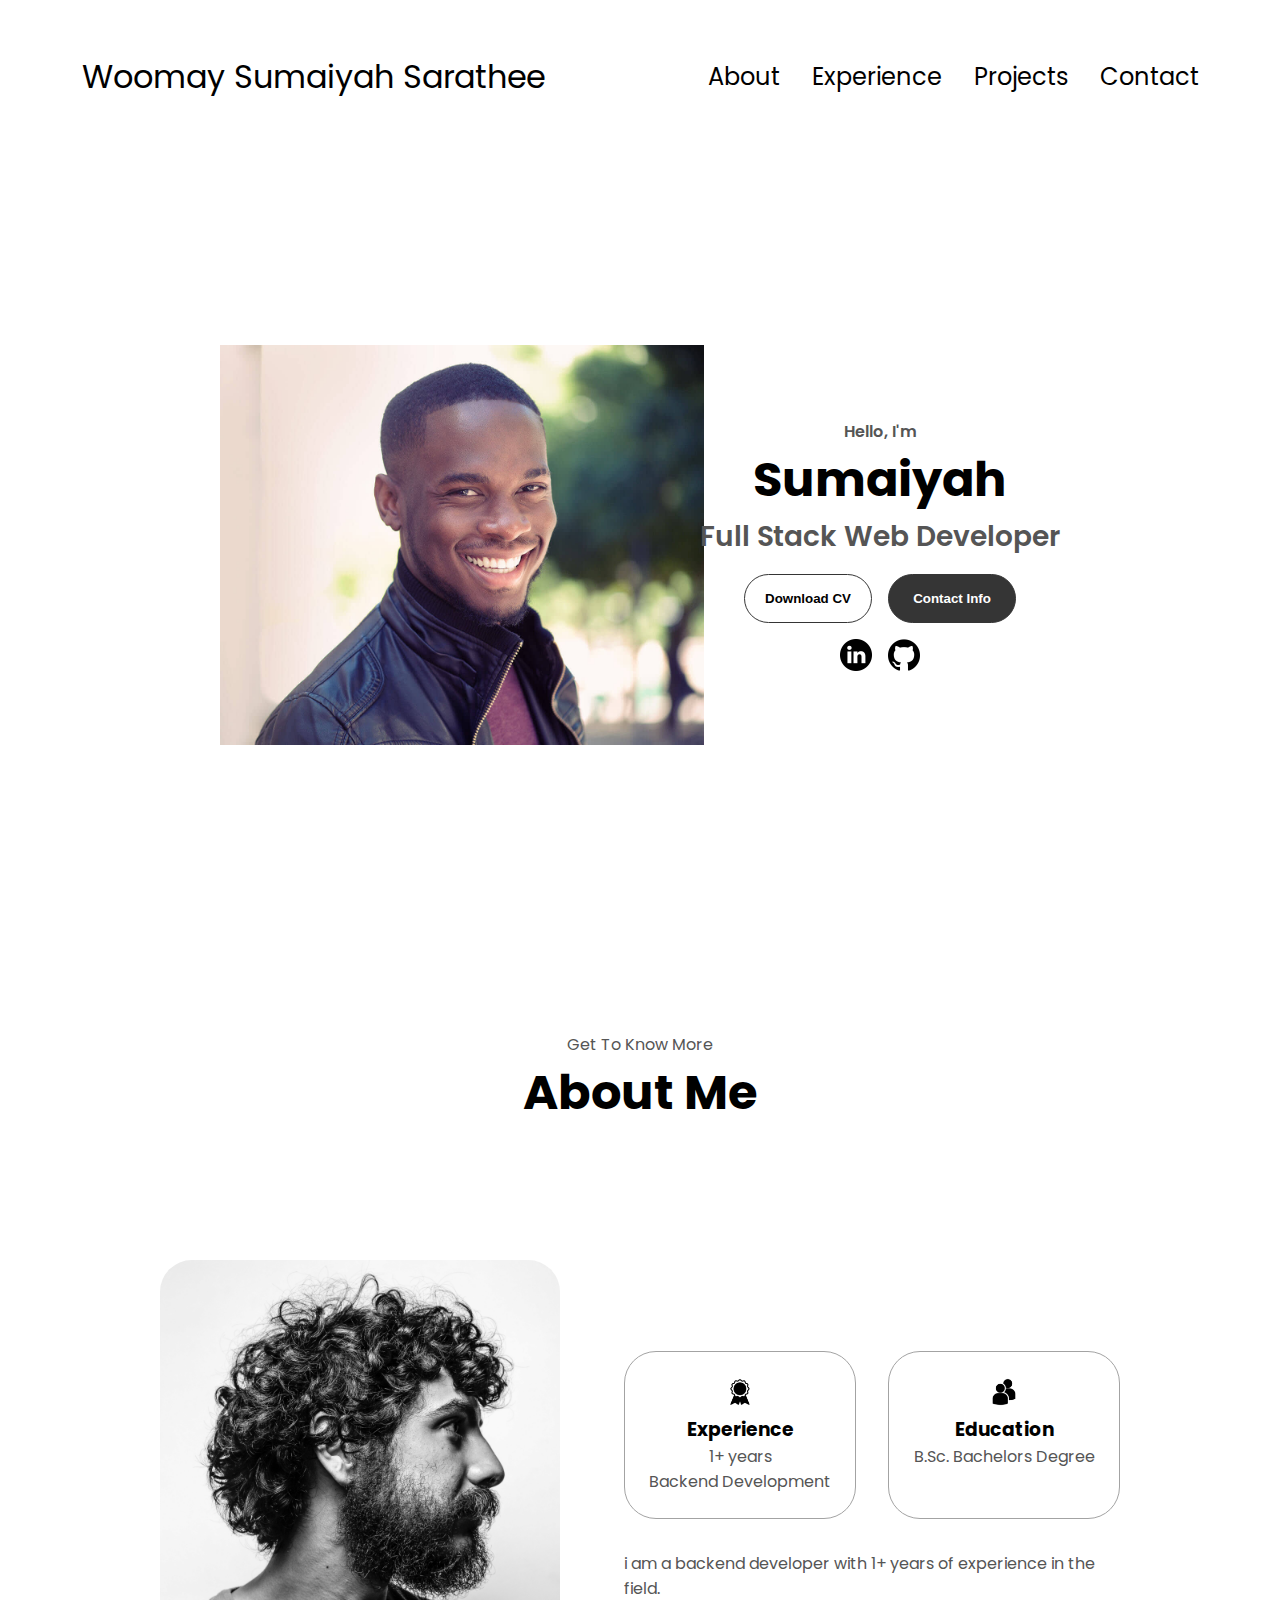
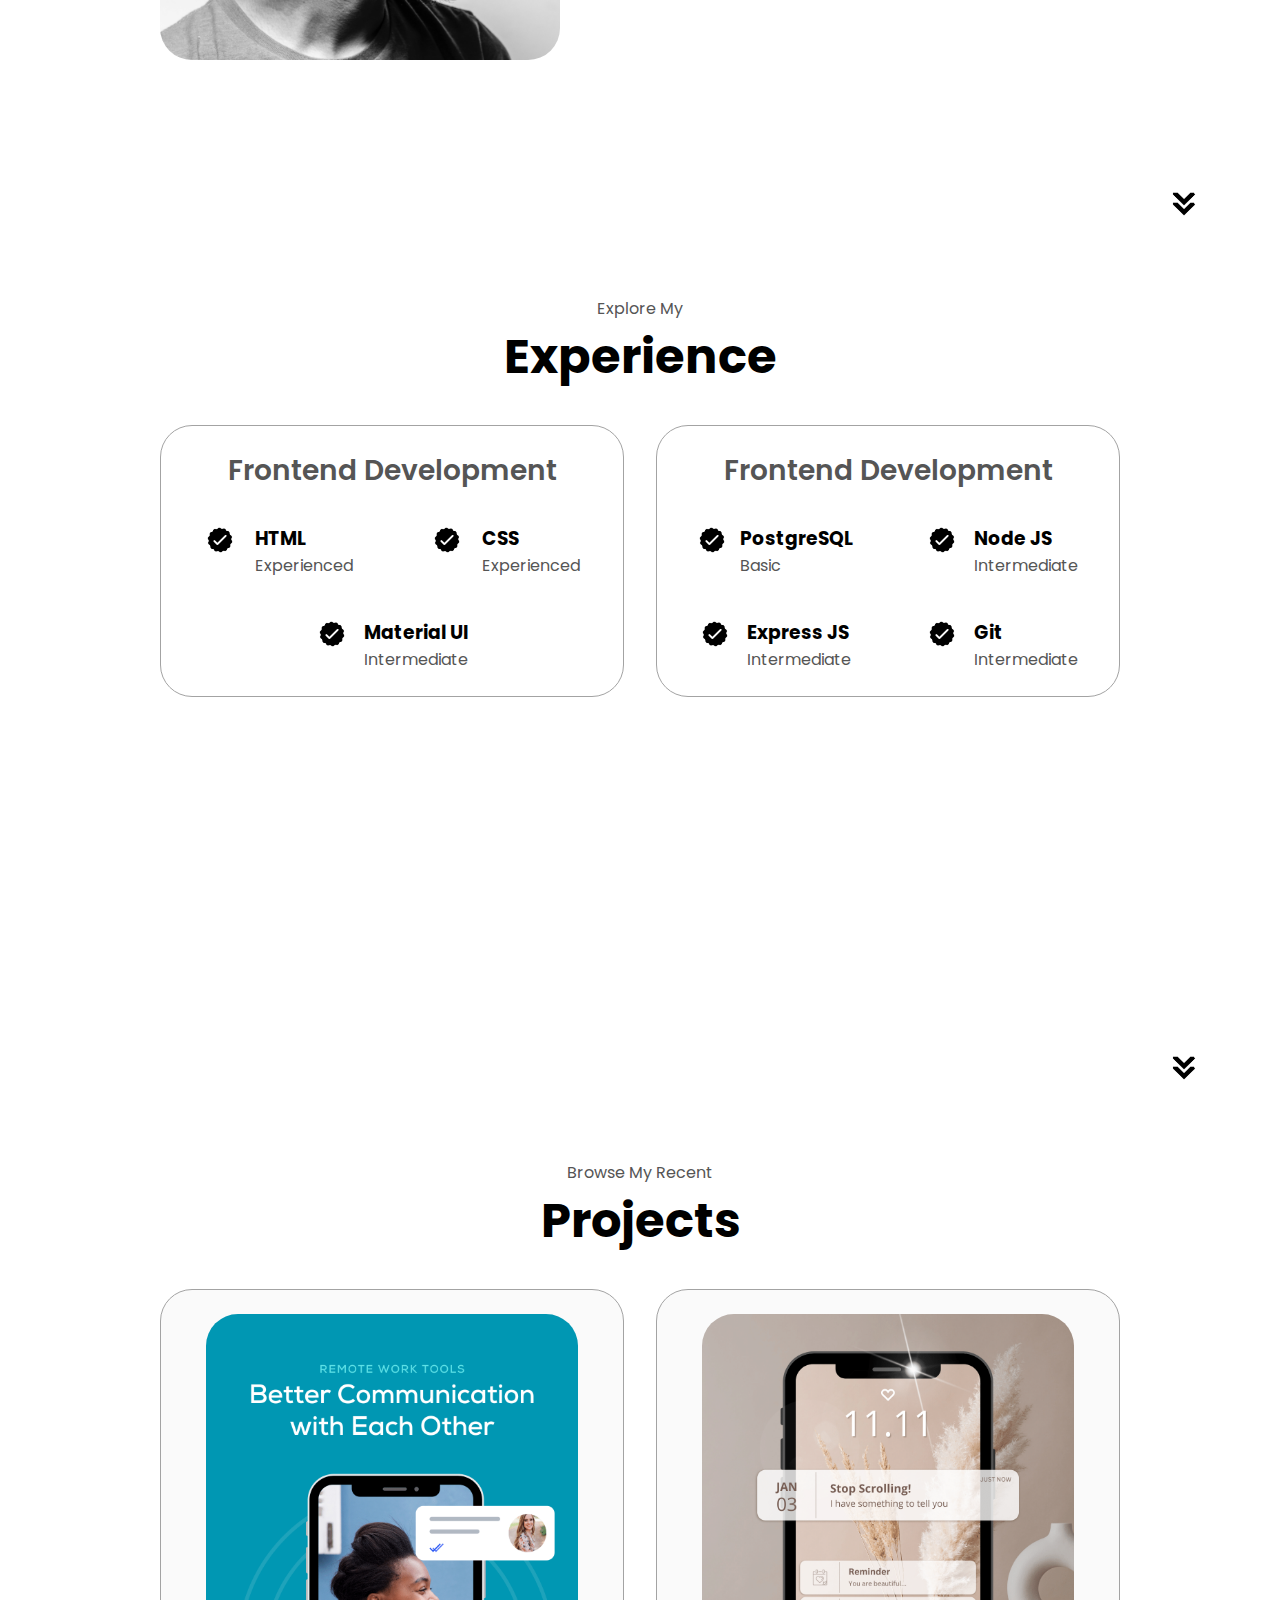
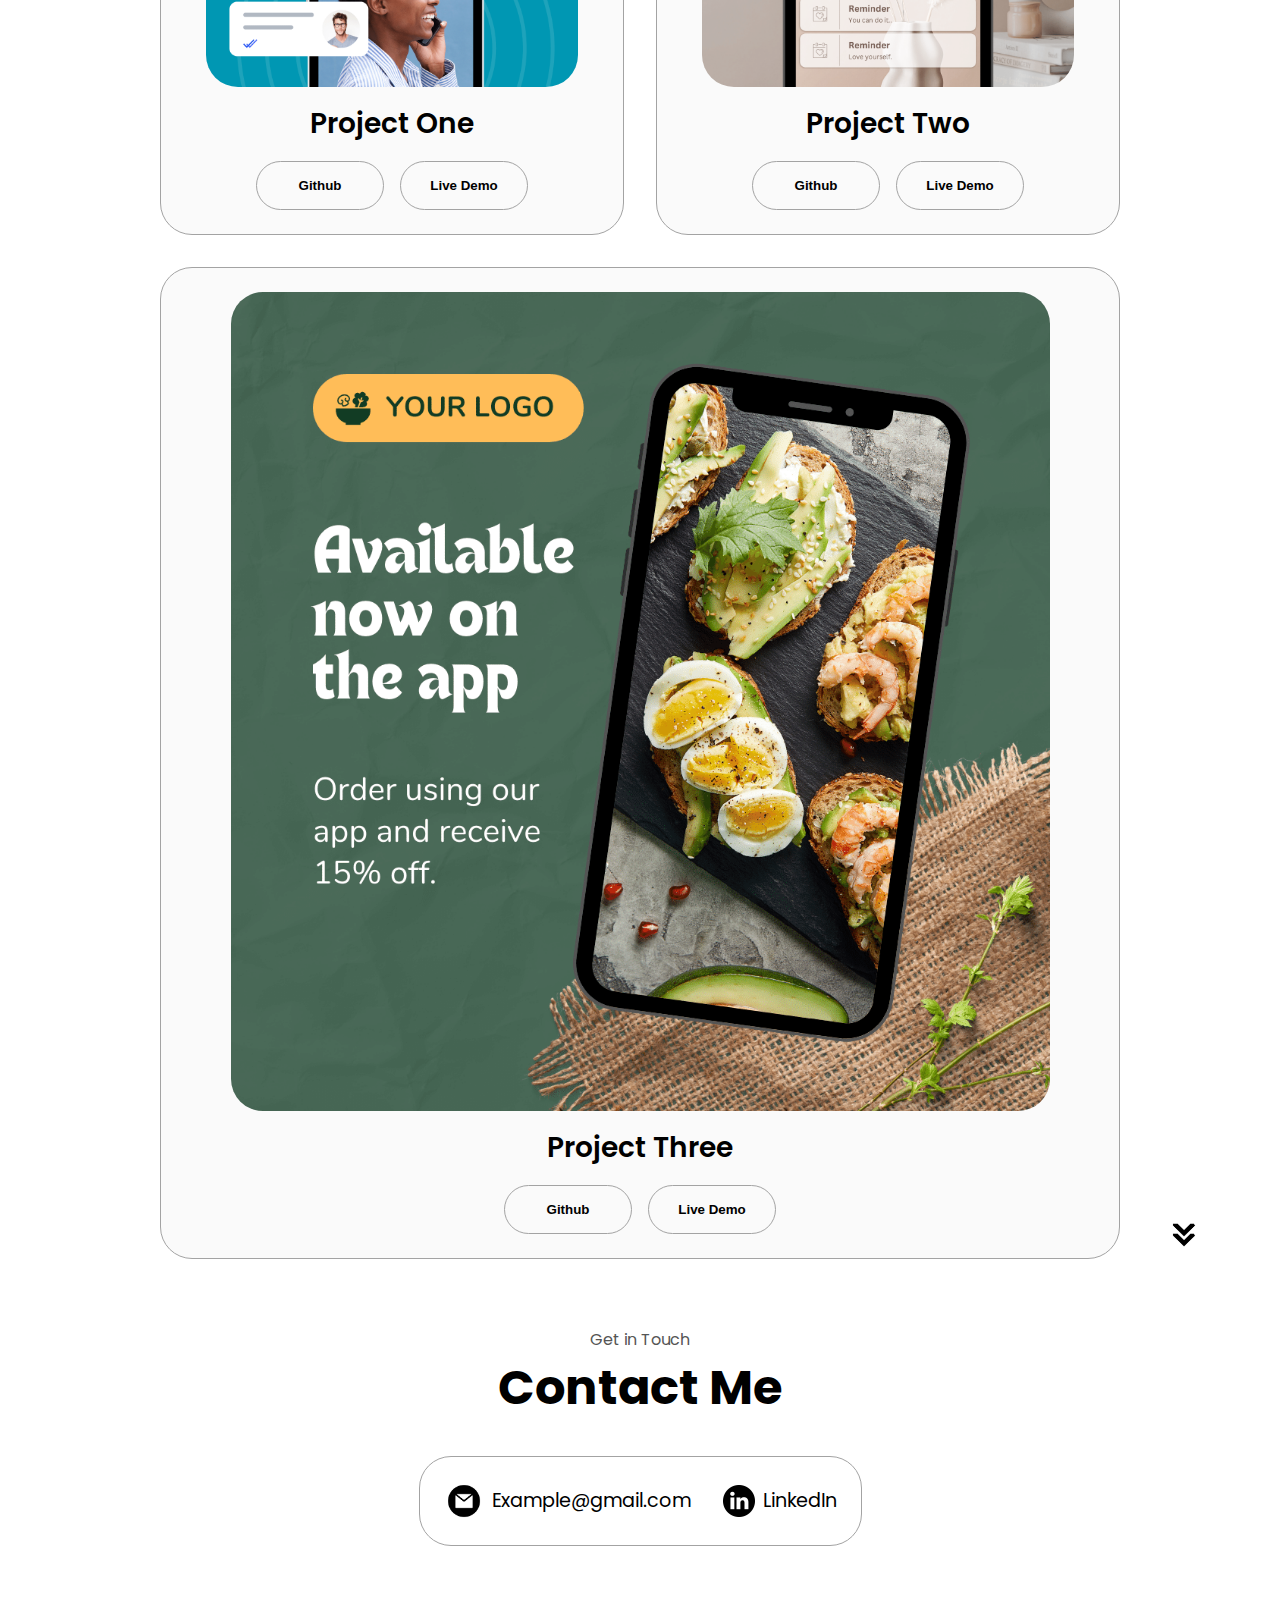
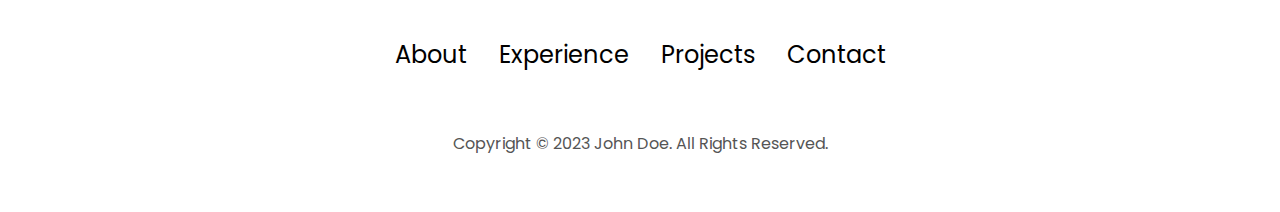
<file: mustafa-main/index.html>
<!DOCTYPE html>
<html lang="en">
  <head>
    <meta charset="UTF-8" />
    <meta http-equiv="X-UA-Compatible" content="IE=edge" />
    <meta name="viewport" content="width=device-width, initial-scale=1.0" />
    <title>My Portfolio</title>
    <link rel="stylesheet" href="style.css" />
    <link rel="stylesheet" href="mediaqueries.css" />
  </head>
  <body>
    <nav id="desktop-nav">
      <div class="logo">Woomay Sumaiyah Sarathee</div>
      <div>
        <ul class="nav-links">
          <li><a href="#about">About</a></li>
          <li><a href="#experience">Experience</a></li>
          <li><a href="#projects">Projects</a></li>
          <li><a href="#contact">Contact</a></li>
        </ul>
      </div>
    </nav>
    <nav id="hamburger-nav">
      <div class="logo">Mustafa</div>
      <div class="hamburger-menu">
        <div class="hamburger-icon" onclick="toggleMenu()">
          <span></span>
          <span></span>
          <span></span>
        </div>
        <div class="menu-links">
          <li><a href="#about" onclick="toggleMenu()">About</a></li>
          <li><a href="#experience" onclick="toggleMenu()">Experience</a></li>
          <li><a href="#projects" onclick="toggleMenu()">Projects</a></li>
          <li><a href="#contact" onclick="toggleMenu()">Contact</a></li>
        </div>
      </div>
    </nav>
    <section id="profile">
      <div class="section__pic-container">
        <img src="./assets/profile.jpg" alt="John Doe profile picture" />
      </div>
      <div class="section__text">
        <p class="section__text__p1">Hello, I'm</p>
        <h1 class="title">Sumaiyah</h1>
        <p class="section__text__p2">Full Stack Web Developer</p>
        <div class="btn-container">
          <button
            class="btn btn-color-2"
            onclick="window.open('./assets/CV.pdf')"
          >
            Download CV
          </button>
          <button class="btn btn-color-1" onclick="location.href='./#contact'">
            Contact Info
          </button>
        </div>
        <div id="socials-container">
          <img
            src="./assets/linkedin.png"
            alt="My LinkedIn profile"
            class="icon"
            onclick="location.href='https://linkedin.com/'"
          />
          <img
            src="./assets/github.png"
            alt="My Github profile"
            class="icon"
            onclick="location.href='https://github.com/Mustafa0u0'"
          />
        </div>
      </div>
    </section>
    <section id="about">
      <p class="section__text__p1">Get To Know More</p>
      <h1 class="title">About Me</h1>
      <div class="section-container">
        <div class="section__pic-container">
          <img
            src="./assets/about-pic.png"
            alt="Profile picture"
            class="about-pic"
          />
        </div>
        <div class="about-details-container">
          <div class="about-containers">
            <div class="details-container">
              <img
                src="./assets/experience.png"
                alt="Experience icon"
                class="icon"
              />
              <h3>Experience</h3>
              <p>1+ years <br />Backend Development</p>
            </div>
            <div class="details-container">
              <img
                src="./assets/education.png"
                alt="Education icon"
                class="icon"
              />
              <h3>Education</h3>
              <p>B.Sc. Bachelors Degree</p>
            </div>
          </div>
          <div class="text-container">
            <p>
              i am a backend developer with 1+ years of experience in the field.
            </p>
          </div>
        </div>
      </div>
      <img
        src="./assets/arrow.png"
        alt="Arrow icon"
        class="icon arrow"
        onclick="location.href='./#experience'"
      />
    </section>
    <section id="experience">
      <p class="section__text__p1">Explore My</p>
      <h1 class="title">Experience</h1>
      <div class="experience-details-container">
        <div class="about-containers">
          <div class="details-container">
            <h2 class="experience-sub-title">Frontend Development</h2>
            <div class="article-container">
              <article>
                <img
                  src="./assets/checkmark.png"
                  alt="Experience icon"
                  class="icon"
                />
                <div>
                  <h3>HTML</h3>
                  <p>Experienced</p>
                </div>
              </article>
              <article>
                <img
                  src="./assets/checkmark.png"
                  alt="Experience icon"
                  class="icon"
                />
                <div>
                  <h3>CSS</h3>
                  <p>Experienced</p>
                </div>
              </article>
            
             
              <article>
                <img
                  src="./assets/checkmark.png"
                  alt="Experience icon"
                  class="icon"
                />
                <div>
                  <h3>Material UI</h3>
                  <p>Intermediate</p>
                </div>
              </article>
            </div>
          </div>
          <div class="details-container">
            <h2 class="experience-sub-title">Frontend Development</h2>
            <div class="article-container">
              <article>
                <img
                  src="./assets/checkmark.png"
                  alt="Experience icon"
                  class="icon"
                />
                <div>
                  <h3>PostgreSQL</h3>
                  <p>Basic</p>
                </div>
              </article>
              <article>
                <img
                  src="./assets/checkmark.png"
                  alt="Experience icon"
                  class="icon"
                />
                <div>
                  <h3>Node JS</h3>
                  <p>Intermediate</p>
                </div>
              </article>
              <article>
                <img
                  src="./assets/checkmark.png"
                  alt="Experience icon"
                  class="icon"
                />
                <div>
                  <h3>Express JS</h3>
                  <p>Intermediate</p>
                </div>
              </article>
              <article>
                <img
                  src="./assets/checkmark.png"
                  alt="Experience icon"
                  class="icon"
                />
                <div>
                  <h3>Git</h3>
                  <p>Intermediate</p>
                </div>
              </article>
            </div>
          </div>
        </div>
      </div>
      <img
        src="./assets/arrow.png"
        alt="Arrow icon"
        class="icon arrow"
        onclick="location.href='./#projects'"
      />
    </section>
    <section id="projects">
      <p class="section__text__p1">Browse My Recent</p>
      <h1 class="title">Projects</h1>
      <div class="experience-details-container">
        <div class="about-containers">
          <div class="details-container color-container">
            <div class="article-container">
              <img
                src="./assets/project-1.png"
                alt="Project 1"
                class="project-img"
              />
            </div>
            <h2 class="experience-sub-title project-title">Project One</h2>
            <div class="btn-container">
              <button
                class="btn btn-color-2 project-btn"
                onclick="location.href='https://github.com/'"
              >
                Github
              </button>
              <button
                class="btn btn-color-2 project-btn"
                onclick="location.href='https://github.com/'"
              >
                Live Demo
              </button>
            </div>
          </div>
          <div class="details-container color-container">
            <div class="article-container">
              <img
                src="./assets/project-2.png"
                alt="Project 2"
                class="project-img"
              />
            </div>
            <h2 class="experience-sub-title project-title">Project Two</h2>
            <div class="btn-container">
              <button
                class="btn btn-color-2 project-btn"
                onclick="location.href='https://github.com/'"
              >
                Github
              </button>
              <button
                class="btn btn-color-2 project-btn"
                onclick="location.href='https://github.com/'"
              >
                Live Demo
              </button>
            </div>
          </div>
          <div class="details-container color-container">
            <div class="article-container">
              <img
                src="./assets/project-3.png"
                alt="Project 3"
                class="project-img"
              />
            </div>
            <h2 class="experience-sub-title project-title">Project Three</h2>
            <div class="btn-container">
              <button
                class="btn btn-color-2 project-btn"
                onclick="location.href='https://github.com/'"
              >
                Github
              </button>
              <button
                class="btn btn-color-2 project-btn"
                onclick="location.href='https://github.com/'"
              >
                Live Demo
              </button>
            </div>
          </div>
        </div>
      </div>
      <img
        src="./assets/arrow.png"
        alt="Arrow icon"
        class="icon arrow"
        onclick="location.href='./#contact'"
      />
    </section>
    <section id="contact">
      <p class="section__text__p1">Get in Touch</p>
      <h1 class="title">Contact Me</h1>
      <div class="contact-info-upper-container">
        <div class="contact-info-container">
          <img
            src="./assets/email.png"
            alt="Email icon"
            class="icon contact-icon email-icon"
          />
          <p><a href="mailto:examplemail@gmail.com">Example@gmail.com</a></p>
        </div>
        <div class="contact-info-container">
          <img
            src="./assets/linkedin.png"
            alt="LinkedIn icon"
            class="icon contact-icon"
          />
          <p><a href="https://www.linkedin.com">LinkedIn</a></p>
        </div>
      </div>
    </section>
    <footer>
      <nav>
        <div class="nav-links-container">
          <ul class="nav-links">
            <li><a href="#about">About</a></li>
            <li><a href="#experience">Experience</a></li>
            <li><a href="#projects">Projects</a></li>
            <li><a href="#contact">Contact</a></li>
          </ul>
        </div>
      </nav>
      <p>Copyright &#169; 2023 John Doe. All Rights Reserved.</p>
    </footer>
    <script src="script.js"></script>
  </body>
</html>
</file>
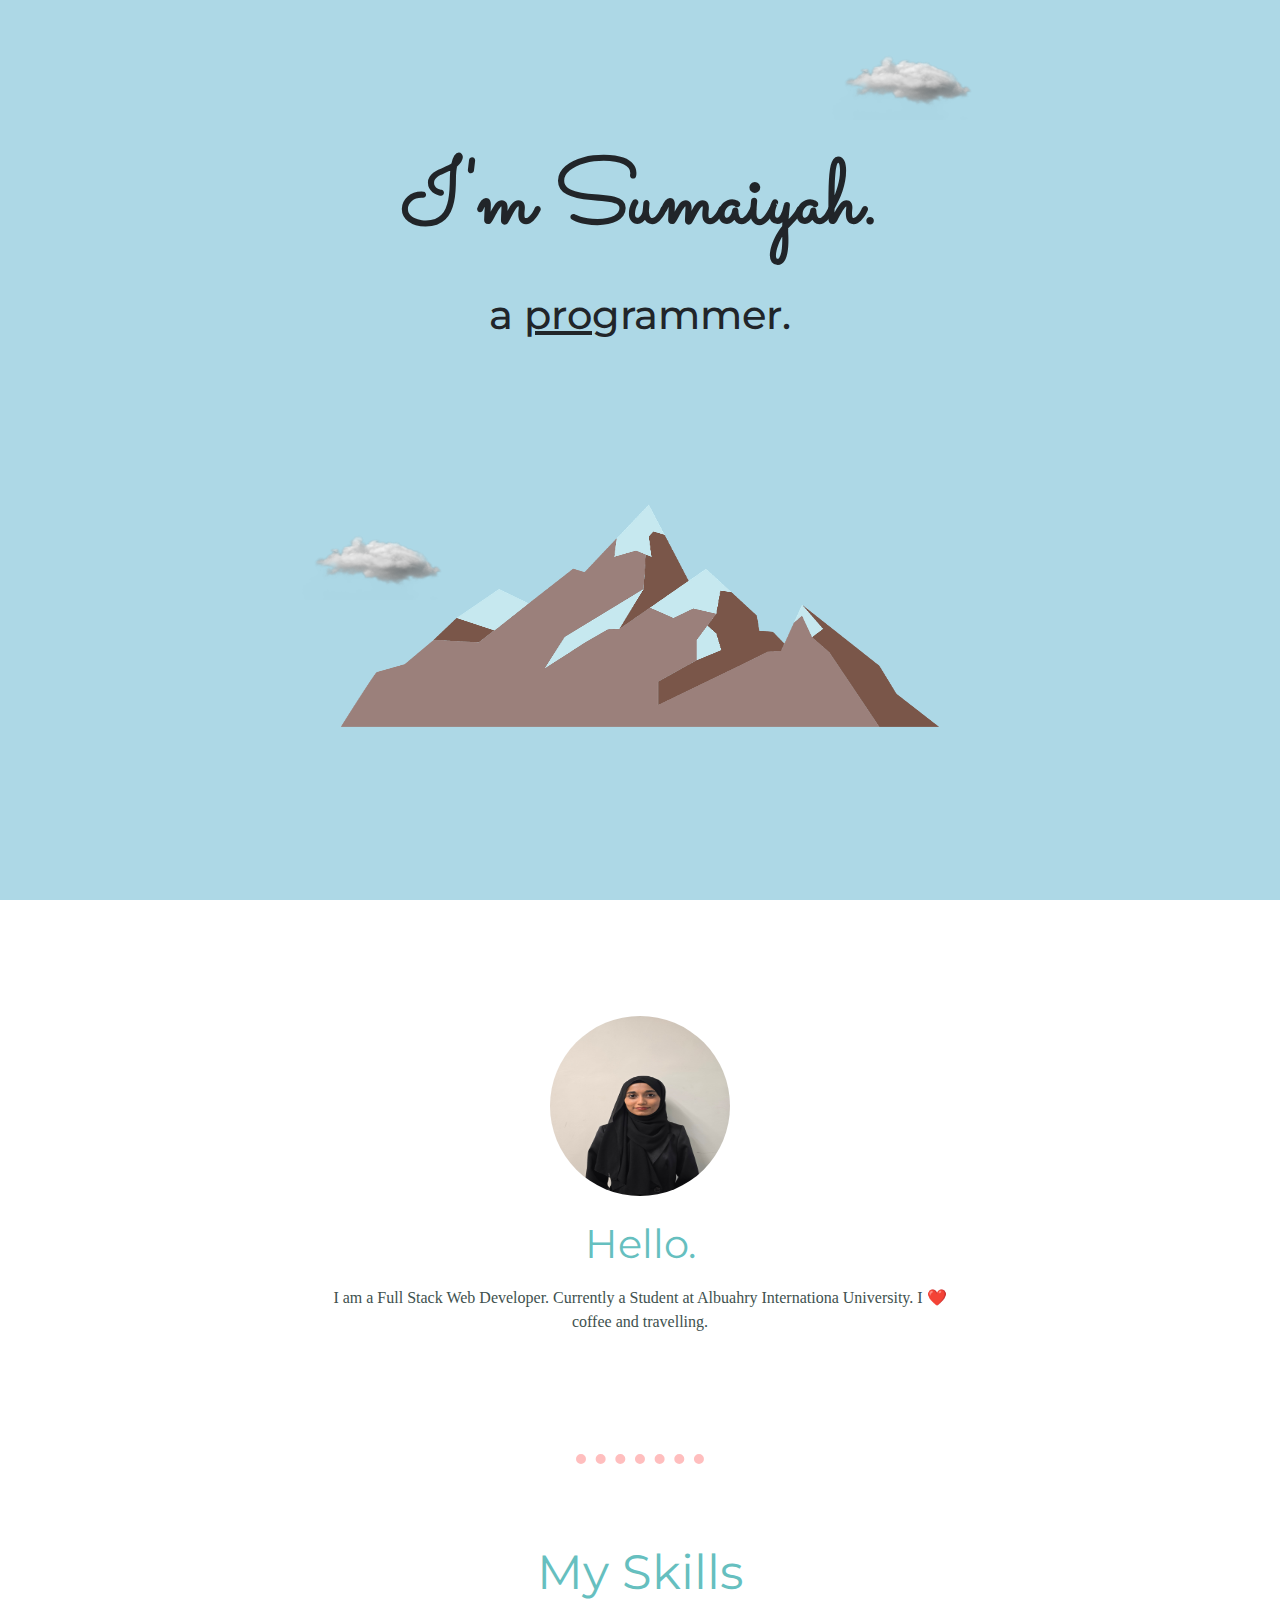
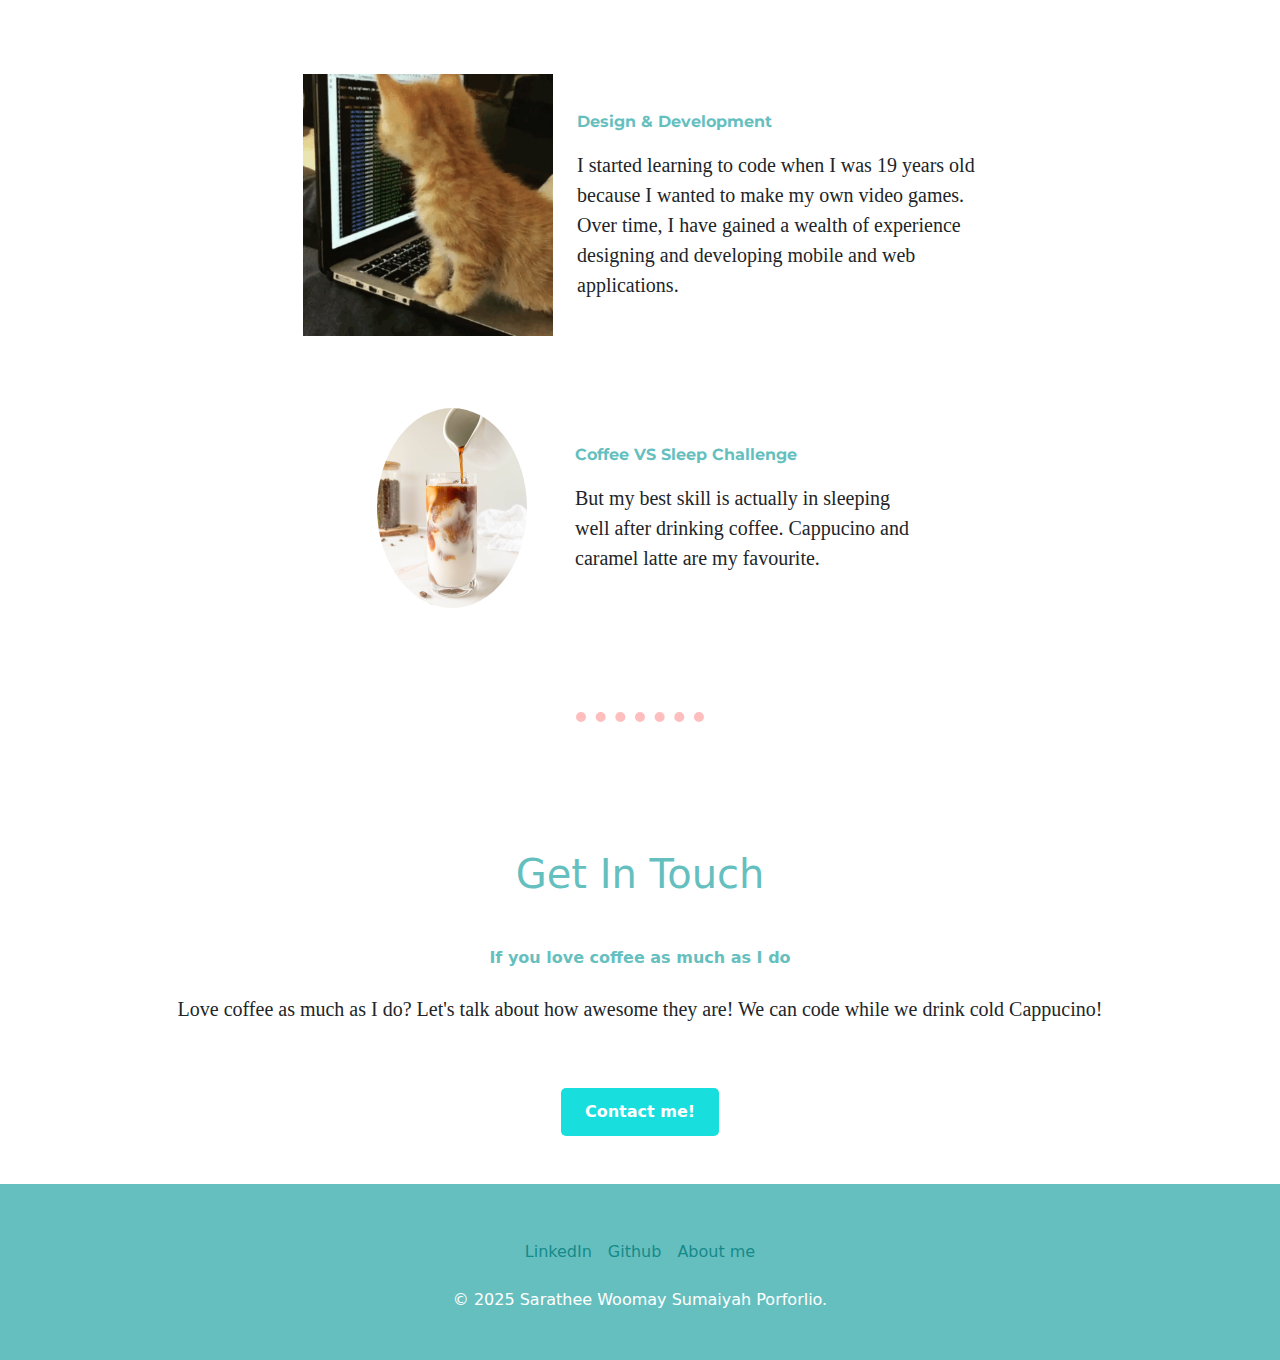
<file: Second Project/index.html>
<!DOCTYPE html>
<html lang="en">

<head>
  <meta charset="UTF-8">
  <meta name="viewport" content="width=device-width, initial-scale=1.0">
  <title>Portfolio</title>
  <!-- for font . goes before linking stylesheet because we have to load the font-->
  <link rel="preconnect" href="https://fonts.googleapis.com">
  <link rel="preconnect" href="https://fonts.gstatic.com" crossorigin>
  <link href="https://fonts.googleapis.com/css2?family=Montserrat:ital,wght@0,100..900;1,100..900&family=Sacramento&display=swap" rel="stylesheet">

  <link rel="preconnect" href="https://fonts.googleapis.com">
  <link rel="preconnect" href="https://fonts.gstatic.com" crossorigin>
  <link href="https://fonts.googleapis.com/css2?family=Sacramento&display=swap" rel="stylesheet">

  <link rel="preconnect" href="https://fonts.googleapis.com">
  <link rel="preconnect" href="https://fonts.gstatic.com" crossorigin>
  <link href="https://fonts.googleapis.com/css2?family=Montserrat:ital,wght@0,100..900;1,100..900&family=Sacramento&display=swap" rel="stylesheet">

  <link href="./style.css" rel="stylesheet">
  <link href="https://cdn.jsdelivr.net/npm/bootstrap@5.3.3/dist/css/bootstrap.min.css" rel="stylesheet" integrity="sha384-QWTKZyjpPEjISv5WaRU9OFeRpok6YctnYmDr5pNlyT2bRjXh0JMhjY6hW+ALEwIH" crossorigin="anonymous">
</head>

<body>
    <section>
        <div class="top-container">
            <img class="top-cloud" src="./images/realistic-white-cloud.png" alt="cloud">
            <div class="title-text">
              <h1 >I'm Sumaiyah.</h1>
              <h2>a <span class="pro">pro</span>grammer.</h2>
            </div>
            <img class="bottom-cloud" src="./images/realistic-white-cloud.png" alt="cloud">
            <img class="mountain" src="./images/mountain-clipart-xl.png" alt="mountain-img">
          </div>
    </section>

    <section>
        <div class="position-relative p-3 text-center text-muted bg-body">
            <img class="profile mb-4" width="180" height="180" src="./images/WhatsApp Image 2025-01-13 at 18.49.08_b3d0689e.jpg" alt="profilepicture">
            <div class="hello">
            <h2>Hello.</h2>
            </div>
            <div class="underhello">
            <p class="col-lg-6 mx-auto mb-4">
              I am a Full Stack Web Developer. Currently a Student at Albuahry Internationa University. I ❤️ coffee and travelling.
            </p>
          </div>
          
        </div>
        
        <hr class="line ">
      

    <div class="skill_section">
    <h1 class="display-5 fw-normal text-center mb-5">My Skills</h1>
    </div>
  </section>

  <div class="container d-flex justify-content-center my-4">
    <div class="d-flex flex-column flex-lg-row align-items-center justify-content-center p-4 border-0" style="max-width: 800px; width: 100%;">
      <div class="me-lg-4 mb-3 mb-lg-0">
        <img src="./videos/7IjS.gif" class="img-fluid" alt="cat coding" width="250" height="250" loading="lazy">
      </div>
      <div style="max-width: 400px;">
        <p class="subtitle fw-bold" style="color: #66bfbf">Design & Development</p>
        <p class="lead mb-0">I started learning to code when I was 19 years old because I wanted to make my own video games. Over time, I have gained a wealth of experience designing and developing mobile and web applications.</p>
      </div>
    </div>
  </div>

  <div class="container d-flex justify-content-center my-4">
    <div class="d-flex flex-column flex-lg-row align-items-center justify-content-center p-4 border-0" style="max-width: 800px; width: 100%;">
      <div class="ms-lg-4 mb-3 mb-lg-0">
        <img src="./images/cold-brew-latte-7.jpg" style= "border-radius: 75%" class="img-fluid" alt="cat coding" width="150" height="150" loading="lazy">
      </div>
      <div style="max-width: 400px;">
        <p class="ms-5 subtitle fw-bold" style="color: #66bfbf">Coffee VS Sleep Challenge</p>
        <p class="lead ms-5 mb-0">But my best skill is actually in sleeping well after drinking coffee. Cappucino and caramel latte are my favourite.</p>
      </div>
    </div>
  </div>

  <hr class="line ">

  <div class= "container d-flex justify-content-center my-4" >
  <div class="d-flex flex-column align-items-center">
    <h1 class="mt-5 mb-5" style="color: #66bfbf">Get In Touch</h1>
    <p class="fw-bold mb-4" style="color: #66bfbf">If you love coffee as much as I do</p>
    <p class="lead text-center">Love coffee as much as I do? Let's talk about how awesome they are! We can code while we drink cold Cappucino!</p>
    <a href="mailto:coffee.lovers@gmail.com" class="custom-btn mt-5">Contact me!</a>
  </div>
  </div>
    </section>

    <footer class="footer pt-5 mt-5 mt-4">
      <ul class="nav justify-content-center  pb-3 ">
        <li class="nav-item"><a href="#" class="nav-link px-2 ">LinkedIn</a></li>
        <li class="nav-item"><a href="#" class="nav-link px-2 ">Github</a></li>
        <li class="nav-item"><a href="#" class="nav-link px-2 ">About me</a></li>
      </ul>
      <p class="text-center mb-0 pb-5">© 2025 Sarathee Woomay Sumaiyah Porforlio.</p>
    </footer>
</body>
</html>
</file>
<file: mustafa-main/style.css>
/* GENERAL */

@import url("https://fonts.googleapis.com/css2?family=Poppins:wght@300;400;500;600&display=swap");

* {
  margin: 0;
  padding: 0;
}

body {
  font-family: "Poppins", sans-serif;
  /* background-color: sandybrown; */
}

html {
  scroll-behavior: smooth;
}

p {
  color: rgb(85, 85, 85);
}

/* TRANSITION */

a,
.btn {
  transition: all 300ms ease;
}

/* DESKTOP NAV */

nav,
.nav-links {
  display: flex;
}

nav {
  justify-content: space-around;
  align-items: center;
  height: 17vh;
}

.nav-links {
  gap: 2rem;
  list-style: none;
  font-size: 1.5rem;
}

a {
  color: black;
  text-decoration: none;
  text-decoration-color: white;
}

a:hover {
  color: grey;
  text-decoration: underline;
  text-underline-offset: 1rem;
  text-decoration-color: rgb(181, 181, 181);
}

.logo {
  font-size: 2rem;
}

.logo:hover {
  cursor: default;
}

/* HAMBURGER MENU */

#hamburger-nav {
  display: none;
}

.hamburger-menu {
  position: relative;
  display: inline-block;
}

.hamburger-icon {
  display: flex;
  flex-direction: column;
  justify-content: space-between;
  height: 24px;
  width: 30px;
  cursor: pointer;
}

.hamburger-icon span {
  width: 100%;
  height: 2px;
  background-color: black;
  transition: all 0.3 ease-in-out;
}

.menu-links {
  position: absolute;
  top: 100%;
  right: 0;
  background-color: white;
  width: fit-content;
  max-height: 0;
  overflow: hidden;
  transition: all 0.3 ease-in-out;
}

.menu-links a {
  display: block;
  padding: 10px;
  text-align: center;
  font-size: 1.5rem;
  color: black;
  text-decoration: none;
  transition: all 0.3 ease-in-out;
}

.menu-links li {
  list-style: none;
}

.menu-links.open {
  max-height: 300px;
}

.hamburger-icon.open span:first-child {
  transform: rotate(45deg) translate(10px, 5px);
}

.hamburger-icon.open span:nth-child(2) {
  opacity: 0;
}

.hamburger-icon.open span:last-child {
  transform: rotate(-45deg) translate(10px, -5px);
}

.hamburger-icon span:first-child {
  transform: none;
}

.hamburger-icon span:first-child {
  opacity: 1;
}

.hamburger-icon span:first-child {
  transform: none;
}

/* SECTIONS */

section {
  padding-top: 4vh;
  height: 96vh;
  margin: 0 10rem;
  box-sizing: border-box;
  min-height: fit-content;
}

.section-container {
  display: flex;
}

/* PROFILE SECTION */

#profile {
  display: flex;
  justify-content: center;
  gap: 5rem;
  height: 80vh;
}

.section__pic-container {
  display: flex;
  height: 400px;
  width: 400px;
  margin: auto 0;
}

.section__text {
  align-self: center;
  text-align: center;
}

.section__text p {
  font-weight: 600;
}

.section__text__p1 {
  text-align: center;
}

.section__text__p2 {
  font-size: 1.75rem;
  margin-bottom: 1rem;
}

.title {
  font-size: 3rem;
  text-align: center;
}

#socials-container {
  display: flex;
  justify-content: center;
  margin-top: 1rem;
  gap: 1rem;
}

/* ICONS */

.icon {
  cursor: pointer;
  height: 2rem;
}

/* BUTTONS */

.btn-container {
  display: flex;
  justify-content: center;
  gap: 1rem;
}

.btn {
  font-weight: 600;
  transition: all 300ms ease;
  padding: 1rem;
  width: 8rem;
  border-radius: 2rem;
}

.btn-color-1,
.btn-color-2 {
  border: rgb(53, 53, 53) 0.1rem solid;
}

.btn-color-1:hover,
.btn-color-2:hover {
  cursor: pointer;
}

.btn-color-1,
.btn-color-2:hover {
  background: rgb(53, 53, 53);
  color: white;
}

.btn-color-1:hover {
  background: rgb(0, 0, 0);
}

.btn-color-2 {
  background: none;
}

.btn-color-2:hover {
  border: rgb(255, 255, 255) 0.1rem solid;
}

.btn-container {
  gap: 1rem;
}

/* ABOUT SECTION */

#about {
  position: relative;
}

.about-containers {
  gap: 2rem;
  margin-bottom: 2rem;
  margin-top: 2rem;
}

.about-details-container {
  justify-content: center;
  flex-direction: column;
}

.about-containers,
.about-details-container {
  display: flex;
}

.about-pic {
  border-radius: 2rem;
}

.arrow {
  position: absolute;
  right: -5rem;
  bottom: 2.5rem;
}

.details-container {
  padding: 1.5rem;
  flex: 1;
  background: white;
  border-radius: 2rem;
  border: rgb(53, 53, 53) 0.1rem solid;
  border-color: rgb(163, 163, 163);
  text-align: center;
}

.section-container {
  gap: 4rem;
  height: 80%;
}

.section__pic-container {
  height: 400px;
  width: 400px;
  margin: auto 0;
}

/* EXPERIENCE SECTION */

#experience {
  position: relative;
}

.experience-sub-title {
  color: rgb(85, 85, 85);
  font-weight: 600;
  font-size: 1.75rem;
  margin-bottom: 2rem;
}

.experience-details-container {
  display: flex;
  justify-content: center;
  flex-direction: column;
}

.article-container {
  display: flex;
  text-align: initial;
  flex-wrap: wrap;
  flex-direction: row;
  gap: 2.5rem;
  justify-content: space-around;
}

article {
  display: flex;
  width: 10rem;
  justify-content: space-around;
  gap: 0.5rem;
}

article .icon {
  cursor: default;
}

/* PROJECTS SECTION */

#projects {
  position: relative;
}

.color-container {
  border-color: rgb(163, 163, 163);
  background: rgb(250, 250, 250);
}

.project-img {
  border-radius: 2rem;
  width: 90%;
  height: 90%;
}

.project-title {
  margin: 1rem;
  color: black;
}

.project-btn {
  color: black;
  border-color: rgb(163, 163, 163);
}

/* CONTACT */

#contact {
  display: flex;
  justify-content: center;
  flex-direction: column;
  height: 70vh;
}

.contact-info-upper-container {
  display: flex;
  justify-content: center;
  border-radius: 2rem;
  border: rgb(53, 53, 53) 0.1rem solid;
  border-color: rgb(163, 163, 163);
  background: (250, 250, 250);
  margin: 2rem auto;
  padding: 0.5rem;
}

.contact-info-container {
  display: flex;
  align-items: center;
  justify-content: center;
  gap: 0.5rem;
  margin: 1rem;
}

.contact-info-container p {
  font-size: larger;
}

.contact-icon {
  cursor: default;
}

.email-icon {
  height: 2.5rem;
}

/* FOOTER SECTION */

footer {
  height: 26vh;
  margin: 0 1rem;
}

footer p {
  text-align: center;
}
</file>
<file: mustafa-main/mediaqueries.css>
@media screen and (max-width: 1400px) {
  #profile {
    height: 83vh;
    margin-bottom: 6rem;
  }
  .about-containers {
    flex-wrap: wrap;
  }
  #contact,
  #projects {
    height: fit-content;
  }
}

@media screen and (max-width: 1200px) {
  #desktop-nav {
    display: none;
  }
  #hamburger-nav {
    display: flex;
  }
  #experience,
  .experience-details-container {
    margin-top: 2rem;
  }
  #profile,
  .section-container {
    display: block;
  }
  .arrow {
    display: none;
  }
  section,
  .section-container {
    height: fit-content;
  }
  section {
    margin: 0 5%;
  }
  .section__pic-container {
    width: 275px;
    height: 275px;
    margin: 0 auto 2rem;
  }
  .about-containers {
    margin-top: 0;
  }
}

@media screen and (max-width: 600px) {
  #contact,
  footer {
    height: 40vh;
  }
  #profile {
    height: 83vh;
    margin-bottom: 0;
  }
  article {
    font-size: 1rem;
  }
  footer nav {
    height: fit-content;
    margin-bottom: 2rem;
  }
  .about-containers,
  .contact-info-upper-container,
  .btn-container {
    flex-wrap: wrap;
  }
  .contact-info-container {
    margin: 0;
  }
  .contact-info-container p,
  .nav-links li a {
    font-size: 1rem;
  }
  .experience-sub-title {
    font-size: 1.25rem;
  }
  .logo {
    font-size: 1.5rem;
  }
  .nav-links {
    flex-direction: column;
    gap: 0.5rem;
    text-align: center;
  }
  .section__pic-container {
    width: auto;
    height: 46vw;
    justify-content: center;
  }
  .section__text__p2 {
    font-size: 1.25rem;
  }
  .title {
    font-size: 2rem;
  }
  .text-container {
    text-align: justify;
  }
}
</file>
<file: Second Project/style.css>
.top-container{
    background-color: lightblue;
    display: flex;
    flex-direction: column;
    align-items: center;
    height: 100vh;
    padding-top: 100px;
    margin-bottom: 100px;
}

.top-cloud{
    position: absolute;
    top: 40px;
    right: 300px; /* this is what is causing the cloud to move */
    height: 80px;
    width: 150px;
}

.bottom-cloud{
    position: absolute;
    bottom: 300px;
    left: 300px;
    height: 80px;
    width: 150px;
}

.mountain{
    position: absolute;
    height: 357px;
    width: 598px;
    top: 370px;
}
.title-text h1{
    font-family: "Sacramento", cursive;
    font-size: 90px;
    margin-top: 50px;
    margin-bottom: 0px;
    font-weight: bold;
    text-align: center;
    
}
.title-text h2{
    font-family: "Montserrat", sans-serif;
    font-size: 40px;
    padding-bottom: 10px;
    text-align: center;
    margin: 33.2px 0px 33.2px 0px;
}

.pro{
    text-decoration: underline;
}

.profile{
    border-radius: 50%;
}
.hello h2{
    color: #66bfbf;
    font-family: "Montserrat", sans-serif;
    font-size: 2.5rem;
    font-weight: normal;
    padding-bottom: 10px;
}
.underhello p{
    color: #40514e;
    margin: 0;
    text-align: center;
    font-family: "Merriweather", serif;
}
hr.line {
    
    margin: 80px auto;
    border-top: 10px dotted red;
    width: 10%;
}
.skill_section h1{
    color: #66bfbf;
    font-family: "Montserrat", sans-serif;
}
.subtitle{
    font-family: "Montserrat", sans-serif;
}
.lead{
    font-family: "Merriweather", serif;
}
.contact-me h1{
    color: #66bfbf;
}
.custom-btn {
    display: inline-block;
    padding: 12px 24px;
    background-color: #19dede; /* coffee color */
    color: white;
    text-decoration: none;
    border-radius: 5px;
    font-weight: bold;
  }
  .custom-btn:hover {
    background-color: #007d7d;
  }
  .footer{
    background-color: #66bfbf;
    
  }
  .footer p {
    color: white; /* paragraph text color */
  }
  
  .footer a {
    color: #158a8a; /* link color (blueish) */
  }
  
  /* Optional: make link color stay blue even after clicking */
  .footer a:hover {
    color: #276b69; /* slightly different blue when hover */
  }
</file>
